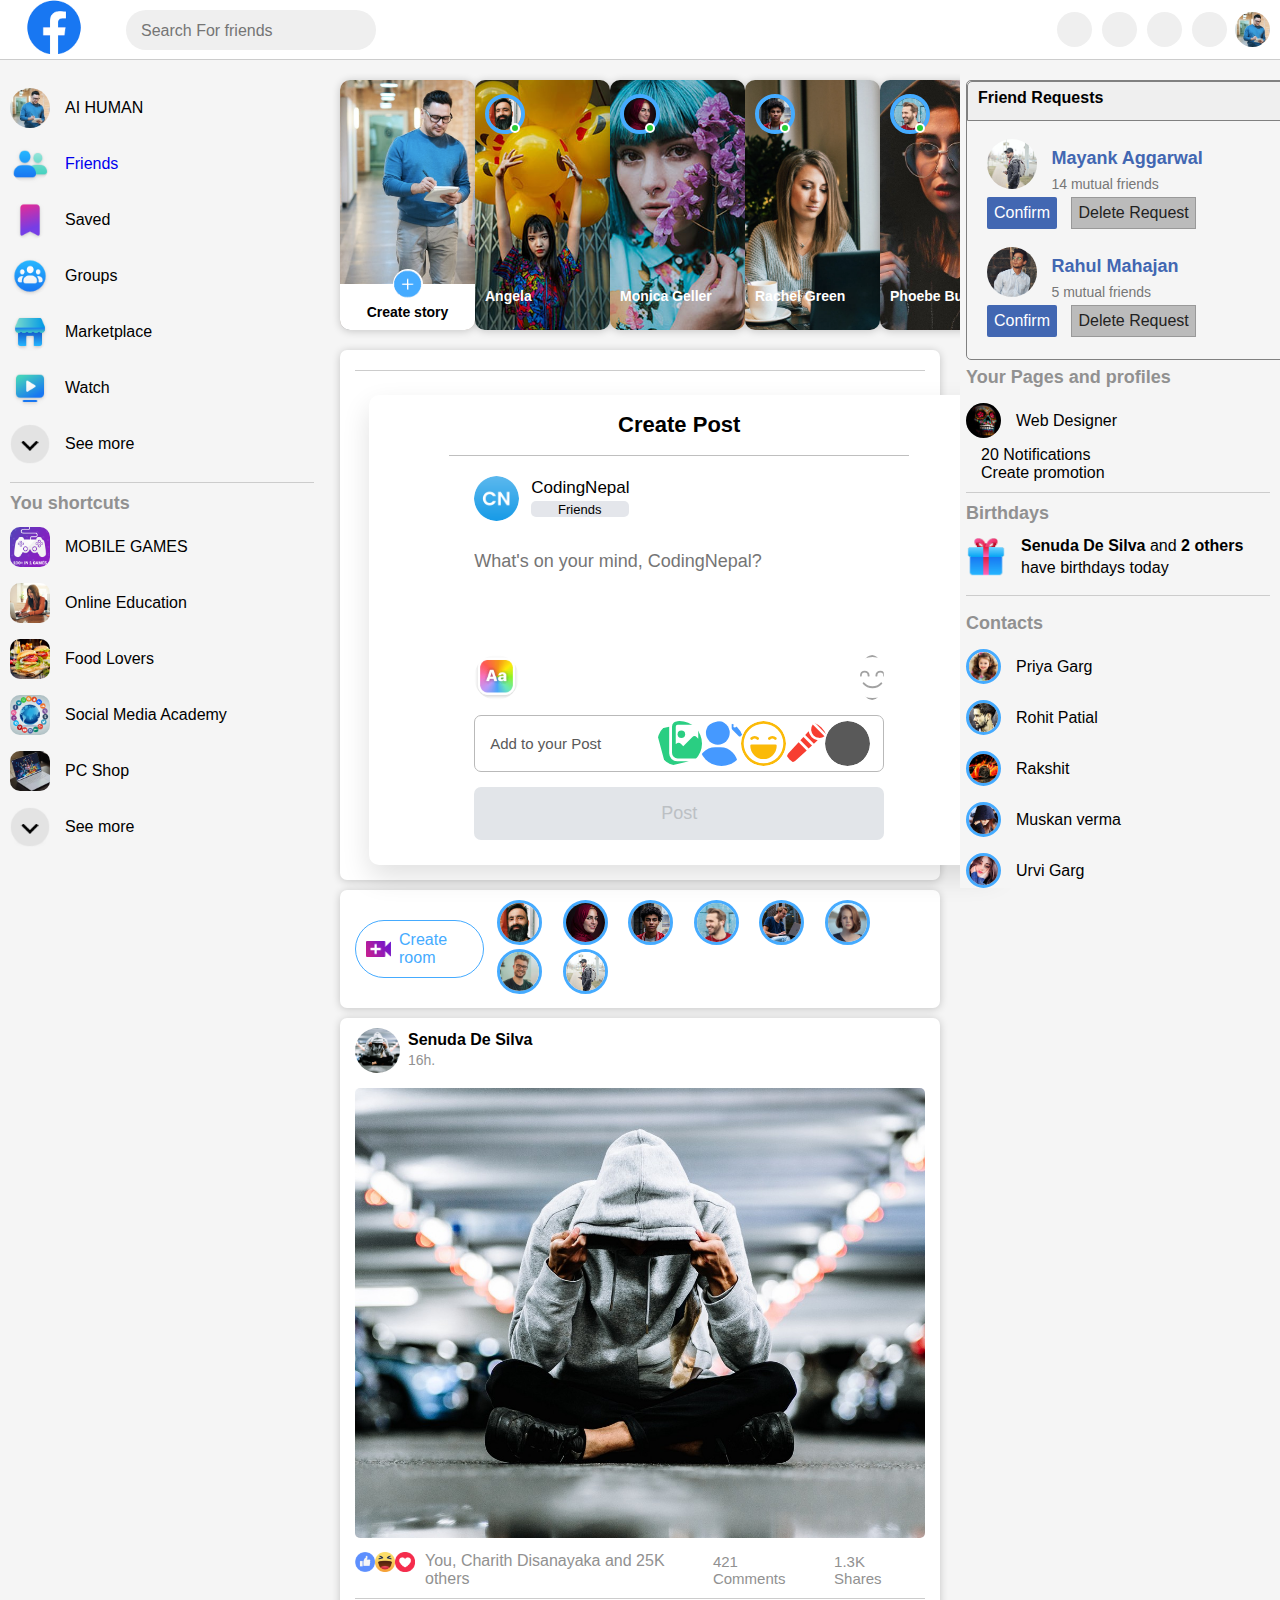
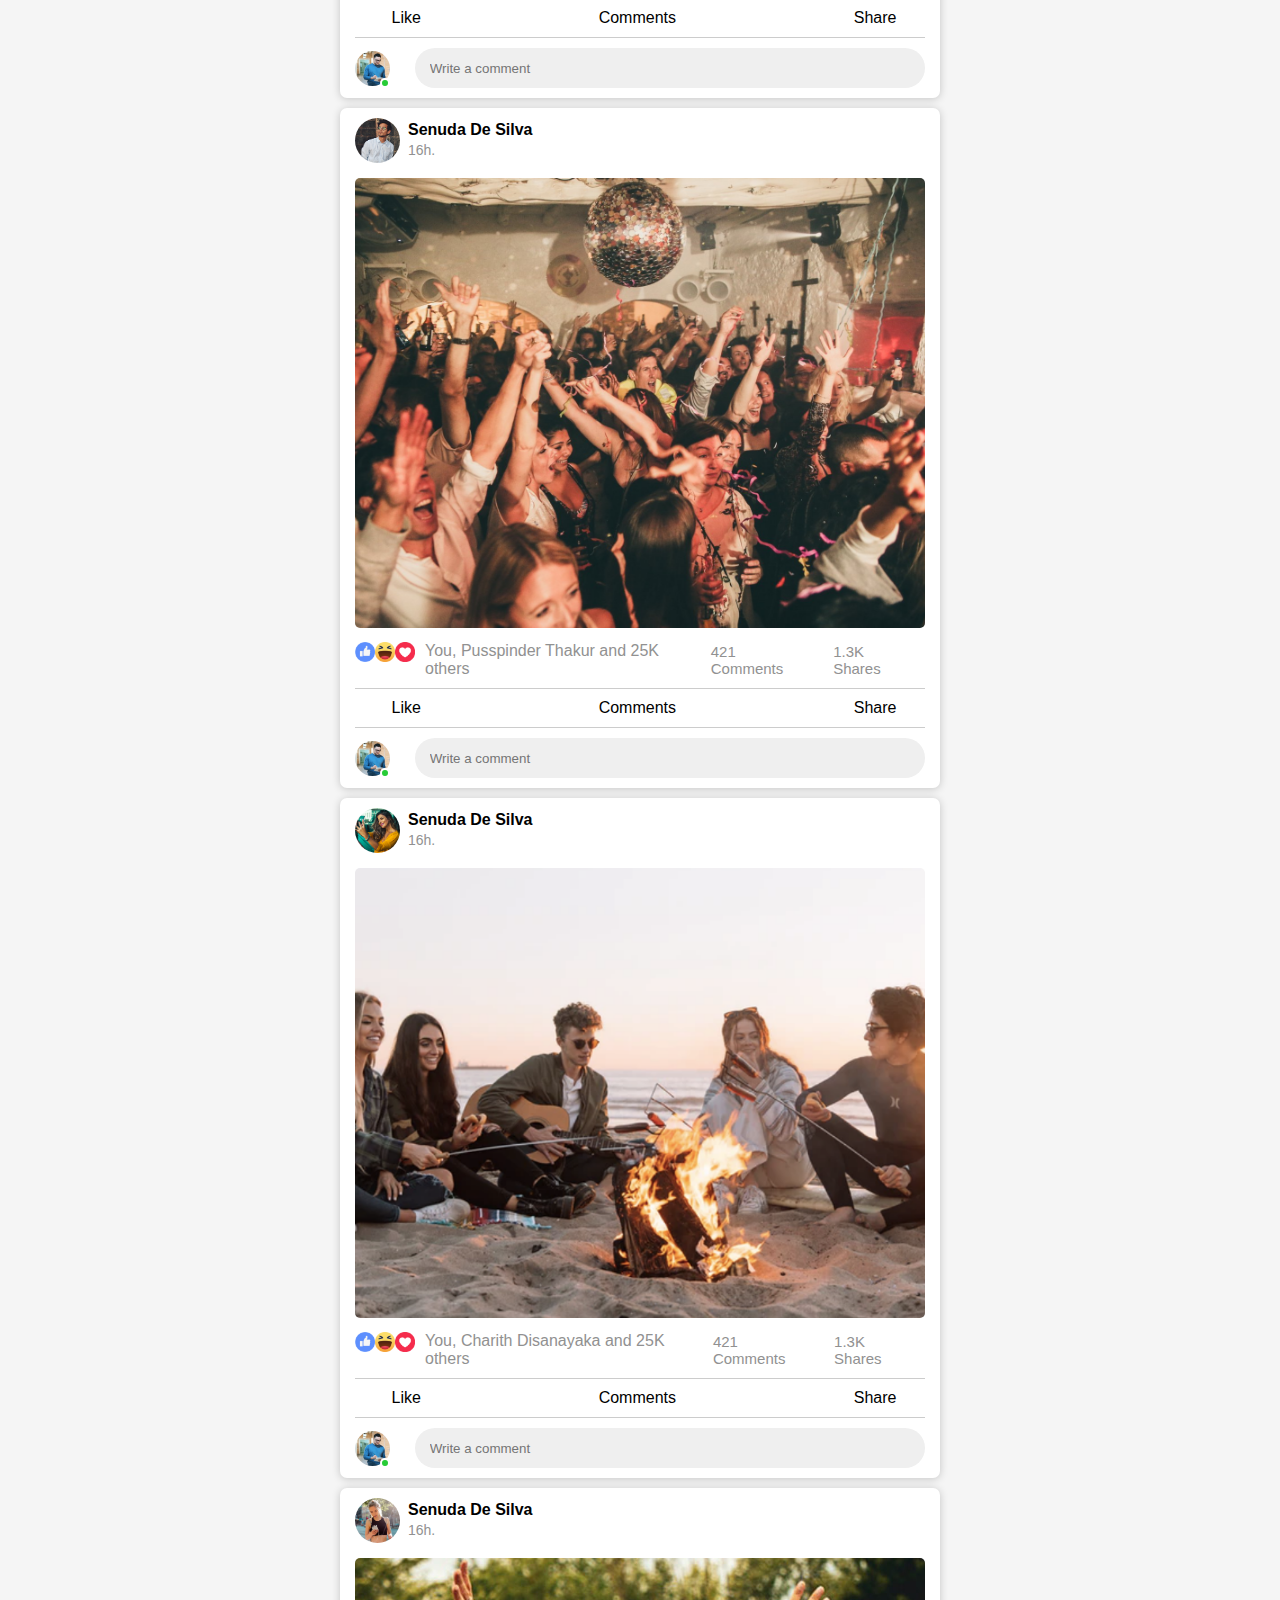
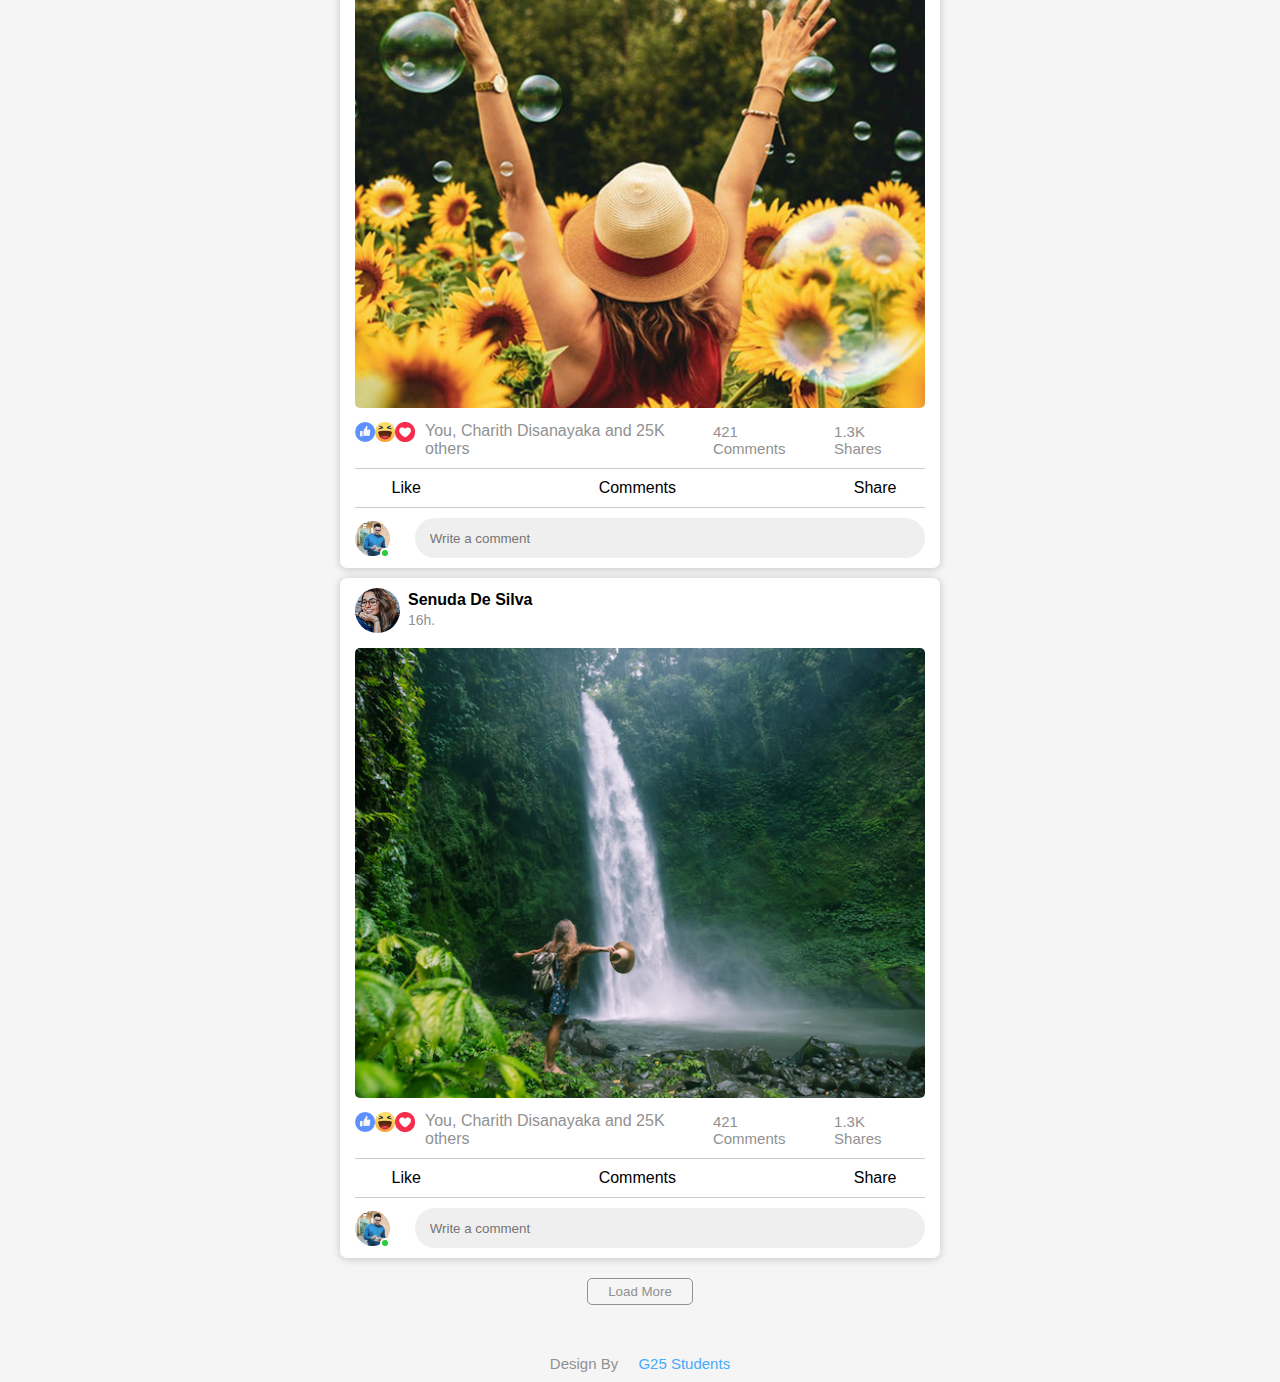
<file: index.html>
<!DOCTYPE html>
<html lang="en">
<head>
    <meta charset="UTF-8">
    <meta http-equiv="X-UA-Compatible" content="IE=edge">
    <meta name="viewport" content="width=device-width, initial-scale=1.0">
    <title>Facebook</title>
    <!-- <link rel="stylesheet" href="postcss.css"> -->
    <link rel="stylesheet" href="style.css">
    <link rel="icon" type="image/x-icon" href="./fb-icons/favi.png">
    
    <link rel="stylesheet" href="https://cdnjs.cloudflare.com/ajax/libs/font-awesome/6.1.2/css/all.min.css" integrity="sha512-1sCRPdkRXhBV2PBLUdRb4tMg1w2YPf37qatUFeS7zlBy7jJI8Lf4VHwWfZZfpXtYSLy85pkm9GaYVYMfw5BC1A==" crossorigin="anonymous" referrerpolicy="no-referrer" />
    <script src="script.js" defer></script>
    
</head>
<body>

    <nav>

        <div class="left">

            <div class="logo">
                <img src="image/f.png">
            </div>

            <div class="search_bar">

                <i class="fa-solid fa-magnifying-glass"></i>
                <input type="text" placeholder="Search For friends">

            </div>

        </div>

        <div class="center">

            <i class="fa-solid fa-house"></i>
            <i class="fa-solid fa-tv"></i>
            <i class="fa-solid fa-store"></i>
            <i class="fa-solid fa-users"></i>

        </div>

        <div class="right">

            <i class="fa-solid fa-list-ul"></i>
            <i class="fa-brands fa-facebook-messenger"></i>
            <i class="fa-solid fa-bell"></i>
            <i class="fa-solid fa-moon"></i>
            <img onclick="logout()" src="image/profile.png">

        </div>

    </nav>




    <!------------main--------------->

    <div class="main">

        <!------------------left------------------->

        <div class="left">

            <div class="img">
                <img src="image/profile.png">
                <p>AI HUMAN</p>
            </div>

            <div class="img">
                <img src="image/friend.png">
                <!-- <p>Friends</p> -->
                <a href="friends.html" 
               target="_blank" class="page">Friends</a>
            </div>

            <div class="img">
                <img src="image/saved.png">
                <p>Saved</p>
            </div>

            <div class="img">
                <img src="image/group.png">
                <p>Groups</p>
            </div>

            <div class="img">
                <img src="image/marketplace.png">
                <p>Marketplace</p>
            </div>

            <div class="img">
                <img src="image/watch.png">
                <p>Watch</p>
            </div>

            <div class="img">
                <img src="image/down_arrow.png">
                <p>See more</p>
            </div>

            <hr>

            <h2>You shortcuts</h2>
            <p class="edit">Edit</p>

            <div class="shortcuts">
                <img src="image/shortcuts_1.png">
                <!-- <p></p> -->
                <p>MOBILE GAMES</a>
            </div>

            <div class="shortcuts">
                <img src="image/shortcuts_2.jpeg">
                <p>Online Education</p>
            </div>

            <div class="shortcuts">
                <img src="image/shortcuts_3.webp">
                <p>Food Lovers</p>
            </div>

            <div class="shortcuts">
                <img src="image/shortcuts_4.png">
                <p>Social Media Academy</p>
            </div>

            <div class="shortcuts">
                <img src="image/shortcuts_5.webp">
                <p>PC Shop</p>
            </div>

            <div class="shortcuts">
                <img src="image/down_arrow.png">
                <p>See more</p>
            </div>

        </div>

        <!------------center---------------------->

        <div class="center">

            <div class="top_box">

                <div class="my_story_card">

                    <img src="image/story_1.png">

                    <div class="story_upload">
                        <img src="image/upload.png">
                        <p class="story_tag">Create story</p>
                    </div>

                </div>

                <div class="story_card">

                    <img src="image/story_2.jpg">

                    <div class="story_profile">

                        <img src="image/profile_1.jpg">
                        <div class="cricle"></div>
                        
                    </div>

                    <div class="story_name">
                        <p class="name">Angela</p>
                    </div>

                </div>

                <div class="story_card">

                    <img src="image/story_3.jpg">

                    <div class="story_profile">

                        <img src="image/profile_2.jpg">
                        <div class="cricle"></div>
                        
                    </div>

                    <div class="story_name">
                        <p class="name">Monica Geller</p>
                    </div>

                </div>

                <div class="story_card">

                    <img src="image/story_4.png">

                    <div class="story_profile">

                        <img src="image/profile_3.jpg">
                        <div class="cricle"></div>
                        
                    </div>

                    <div class="story_name">
                        <p class="name">Rachel Green</p>
                    </div>

                </div>

                <div class="story_card">

                    <img src="image/story_5.jpg">

                    <div class="story_profile">

                        <img src="image/profile_4.png">
                        <div class="cricle"></div>
                        
                    </div>

                    <div class="story_name">
                        <p class="name">Phoebe Buffay</p>
                    </div>

                </div>

                

            </div>


            <div class="my_post">

                <div class="post_top">

                    <!-- <img src="image/profile.png">
                    <input type="text" placeholder="What's on you mind, John?"> -->

                </div>

                <hr>

                <div class="post_bottom">

                    <div class="post_icon">
                        <!-- <i class="fa-solid fa-video red"></i>
                        <p>Live video</p> -->
                    </div>

                    <div class="post_icon">
                        <!-- <i class="fa-solid fa-images green"></i>
                        <p>Photo/video</p> -->
                    </div>

                    <div class="post_icon">
                        <!-- <i class="fa-regular fa-face-grin yellow"></i>
                        <p>Feeling/activity</p> -->
                    </div>
                     
                    <div class="container">
                        <div class="wrapper">
                            <section class="post">
                                <header>
                                    Create Post
                                </header>
                                <form action="#">
                                    <div class="content">
                                        <img src="fb-icons/logo.png" alt="">
                                        <div class="details">
                                            <p>CodingNepal</p>
                                            <div class="privacy">
                                                  <i class="fas fa-user-friends"></i>
                                                  <span>Friends</span>
                                                  <i class="fas fa=-caret-down"></i>
                                            </div>
                                        </div>
                                    </div>
                                    <textarea placeholder="What's on your mind, CodingNepal?" required></textarea>
                                    <div class="theme-emoji">
                                        <img src="fb-icons/theme.svg" alt="">
                                        <img src="fb-icons/smile.svg" alt="">
            
                                    </div>
                                     
                                    <div class="options">
                                        <p>Add to your Post</p>
                                        <ul class="list">
                                            <li><img src="fb-icons/gallery.svg" alt=""></li>
                                            <li><img src="fb-icons/tag.svg" alt=""></li>
                                            <li><img src="fb-icons/emoji.svg" alt=""></li>
                                            <li><img src="fb-icons/mic.svg" alt=""></img></li>
                                            <li><img src="fb-icons/more.svg" alt=""></li>
                                          </ul>  
                                            
            
                                        
                                    </div>
                                    <button>Post</button>
            
                                </form>
                            </section>
            
            
                            
            
            
            
                            <section class="audience">
                                <header>
                                    <div class="arrow-back">
                                        <i< class="fas fa-arrow-left"></i>
                                    </div>
                                 <p>Select Audience</p>
            
                                </header>
                             <div class="content">
                                <p>Who can see your post?</p>
                                <span>Your post will show up in News Feed,on your profile and in search results.</span>
            
                             </div>
                             <ul class="list">
                                <li>
                                    <div class="column">
                                        <div class="icon">
                                            <i class="fas fa-globe-asia"></i>  </div>
                                            <div class="details">
                                                <p>Public</p>
                                                <span>Anyone on or off Facebook</span>
            
                                            </div>
                                        </div>
            
                                    <div class="radio">
                                            
                                        
                                    </div>
                                </li>
                                <li class="active">
                                    <div class="column">
                                        <div class="icon">
                                            <i class="fas fa-user-friends"></i>  </div>
                                            <div class="details">
                                                <p>Friends</p>
                                                <span>Your friends on Facebook</span>
            
                                            </div>
                                        </div>
            
                                    <div class="radio">
                                            
                                        
                                    </div>
                                </li>
            
            
                                <li>
                                    <div class="column">
                                        <div class="icon">
                                            <i class="fas fa-user"></i>  </div>
                                            <div class="details">
                                                <p>Specific</p>
                                                <span>Only show to some friends</span>
            
                                            </div>
                                        </div>
            
                                    <div class="radio">
                                            
                                        
                                    </div>
                                </li>
            
            
                                <li>
                                    <div class="column">
                                        <div class="icon">
                                            <i class="fas fa-globe-asia"></i>  </div>
                                            <div class="details">
                                                <p>Only me</p>
                                                <span>Only you can see your post</span>
            
                                            </div>
                                        </div>
            
                                    <div class="radio">
                                            
                                        
                                    </div>
                                </li>
            
                                <li>
                                    <div class="column">
                                        <div class="icon">
                                            <i class="fas fa-cog"></i>  </div>
                                            <div class="details">
                                                <p>Custom</p>
                                                <span>Include and exclude friends</span>
            
                                            </div>
                                        </div>
            
                                    <div class="radio">
                                            
                                        
                                    </div>
                                </li>
            
                             </ul>
            
                            </section>   
            
            
            
            
            
            
            
            
            
                        </div>
                    </div>
                    
            
            
                </div>

            </div>


            <div class="room">
                
                <div class="room_image">

                    <img src="image/live_video.png">
                    <p class="room_tag">Create room</p>

                </div>

                <div class="room_profile">

                    <img src="image/profile_1.jpg">
                    <img src="image/profile_2.jpg">
                    <img src="image/profile_3.jpg">
                    <img src="image/profile_4.png">
                    <img src="image/profile_5.png">
                    <img src="image/profile_6.png">
                    <img src="image/profile_7.png">
                    <img src="image/profile_8.png">

                </div>

            </div>


            <div class="friends_post">

                <div class="friend_post_top">

                    <div class="img_and_name">

                        <img src="image/post_1.jpg">

                        <div class="friends_name">
                            <p class="friends_name">
                                Senuda De Silva
                            </p>
                            <p class="time">16h.<i class="fa-solid fa-user-group"></i></p>
                        </div>
                        

                    </div>

                    <div class="menu">

                        <i class="fa-solid fa-ellipsis"></i>

                    </div>

                </div>

                <img src="image/post_1.jpg">

                <div class="info">

                    <div class="emoji_img">
                        <img src="image/like.png">
                        <img src="image/haha.png">
                        <img src="image/heart.png">
                        <p>You, Charith Disanayaka and 25K others</p>
                    </div>

                    <div class="comment">
                        <p>421 Comments</p>
                        <p>1.3K Shares</p>
                    </div>

                </div>

                <hr>

                <div class="like">

                    <div class="like_icon">
                        <i class="fa-solid fa-thumbs-up like1" ></i>
                        <p>Like</p>
                    </div>

                    <div class="like_icon">
                        <i class="fa-solid fa-message"></i>
                        <p>Comments</p>
                    </div>

                    <div class="like_icon">
                        <i class="fa-solid fa-share"></i>
                        <p>Share</p>
                    </div>

                </div>

                <hr>

                <div class="comment_warpper">

                    <img src="image/profile.png">
                    <div class="circle"></div>

                    <div class="comment_search">

                        <input type="text" placeholder="Write a comment">
                        <i class="fa-regular fa-face-smile"></i>
                        <i class="fa-solid fa-camera"></i>
                        <i class="fa-regular fa-note-sticky"></i>

                    </div>

                </div>

            </div>

            <div class="friends_post">

                <div class="friend_post_top">

                    <div class="img_and_name">

                        <img src="image/profile_9.png">

                        <div class="friends_name">
                            <p class="friends_name">
                                Senuda De Silva
                            </p>
                            <p class="time">16h.<i class="fa-solid fa-user-group"></i></p>
                        </div>
                        

                    </div>

                    <div class="menu">

                        <i class="fa-solid fa-ellipsis"></i>

                    </div>

                </div>

                <img src="image/post_2.jpg">

                <div class="info">

                    <div class="emoji_img">
                        <img src="image/like.png">
                        <img src="image/haha.png">
                        <img src="image/heart.png">
                        <p>You, Pusspinder Thakur and 25K others</p>
                    </div>

                    <div class="comment">
                        <p>421 Comments</p>
                        <p>1.3K Shares</p>
                    </div>

                </div>

                <hr>

                <div class="like">

                    <div class="like_icon">
                        <i class="fa-solid fa-thumbs-up like1"></i>
                        <p>Like</p>
                    </div>

                    <div class="like_icon">
                        <i class="fa-solid fa-message"></i>
                        <p>Comments</p>
                    </div>

                    <div class="like_icon">
                        <i class="fa-solid fa-share"></i>
                        <p>Share</p>
                    </div>

                </div>

                <hr>

                <div class="comment_warpper">

                    <img src="image/profile.png">
                    <div class="circle"></div>

                    <div class="comment_search">

                        <input type="text" placeholder="Write a comment">
                        <i class="fa-regular fa-face-smile"></i>
                        <i class="fa-solid fa-camera"></i>
                        <i class="fa-regular fa-note-sticky"></i>

                    </div>

                </div>

            </div>

            <div class="friends_post">

                <div class="friend_post_top">

                    <div class="img_and_name">

                        <img src="image/profile_10.png">

                        <div class="friends_name">
                            <p class="friends_name">
                                Senuda De Silva
                            </p>
                            <p class="time">16h.<i class="fa-solid fa-user-group"></i></p>
                        </div>
                        

                    </div>

                    <div class="menu">

                        <i class="fa-solid fa-ellipsis"></i>

                    </div>

                </div>

                <img src="image/post_3.png">

                <div class="info">

                    <div class="emoji_img">
                        <img src="image/like.png">
                        <img src="image/haha.png">
                        <img src="image/heart.png">
                        <p>You, Charith Disanayaka and 25K others</p>
                    </div>

                    <div class="comment">
                        <p>421 Comments</p>
                        <p>1.3K Shares</p>
                    </div>

                </div>

                <hr>

                <div class="like">

                    <div class="like_icon">
                        <i class="fa-solid fa-thumbs-up like1 "></i>
                        <p>Like</p>
                    </div>

                    <div class="like_icon">
                        <i class="fa-solid fa-message"></i>
                        <p>Comments</p>
                    </div>

                    <div class="like_icon">
                        <i class="fa-solid fa-share"></i>
                        <p>Share</p>
                    </div>

                </div>

                <hr>

                <div class="comment_warpper">

                    <img src="image/profile.png">
                    <div class="circle"></div>

                    <div class="comment_search">

                        <input type="text" placeholder="Write a comment">
                        <i class="fa-regular fa-face-smile"></i>
                        <i class="fa-solid fa-camera"></i>
                        <i class="fa-regular fa-note-sticky"></i>

                    </div>

                </div>

            </div>

            <div class="friends_post">

                <div class="friend_post_top">

                    <div class="img_and_name">

                        <img src="image/profile_11.png">

                        <div class="friends_name">
                            <p class="friends_name">
                                Senuda De Silva
                            </p>
                            <p class="time">16h.<i class="fa-solid fa-user-group"></i></p>
                        </div>
                        

                    </div>

                    <div class="menu">

                        <i class="fa-solid fa-ellipsis"></i>

                    </div>

                </div>

                <img src="image/post_4.jpg">

                <div class="info">

                    <div class="emoji_img">
                        <img src="image/like.png">
                        <img src="image/haha.png">
                        <img src="image/heart.png">
                        <p>You, Charith Disanayaka and 25K others</p>
                    </div>

                    <div class="comment">
                        <p>421 Comments</p>
                        <p>1.3K Shares</p>
                    </div>

                </div>

                <hr>

                <div class="like">

                    <div class="like_icon">
                        
                        <i class="fa-solid fa-thumbs-up like1"></i>
                        <p>Like</p>
                    </div>

                    <div class="like_icon">
                        <i class="fa-solid fa-message"></i>
                        <p>Comments</p>
                    </div>

                    <div class="like_icon">
                        <i class="fa-solid fa-share"></i>
                        <p>Share</p>
                    </div>

                </div>

                <hr>

                <div class="comment_warpper">

                    <img src="image/profile.png">
                    <div class="circle"></div>

                    <div class="comment_search">

                        <input type="text" placeholder="Write a comment">
                        <i class="fa-regular fa-face-smile"></i>
                        <i class="fa-solid fa-camera"></i>
                        <i class="fa-regular fa-note-sticky"></i>

                    </div>

                </div>

            </div>

            <div class="friends_post">

                <div class="friend_post_top">

                    <div class="img_and_name">

                        <img src="image/profile_12.jpg">

                        <div class="friends_name">
                            <p class="friends_name">
                                Senuda De Silva
                            </p>
                            <p class="time">16h.<i class="fa-solid fa-user-group"></i></p>
                        </div>
                        

                    </div>

                    <div class="menu">

                        <i class="fa-solid fa-ellipsis"></i>

                    </div>

                </div>

                <img src="image/post_5.jpg">

                <div class="info">

                    <div class="emoji_img">
                        <img src="image/like.png">
                        <img src="image/haha.png">
                        <img src="image/heart.png">
                        <p>You, Charith Disanayaka and 25K others</p>
                    </div>

                    <div class="comment">
                        <p>421 Comments</p>
                        <p>1.3K Shares</p>
                    </div>

                </div>

                <hr>

                <div class="like">

                    <div class="like_icon">
                        
                        <i class="fa-solid fa-thumbs-up like1" ></i>
                        <p>Like</p>
                    </div>

                    <div class="like_icon">
                        <i class="fa-solid fa-message"></i>
                        <p>Comments</p>
                    </div>

                    <div class="like_icon">
                        <i class="fa-solid fa-share"></i>
                        <p>Share</p>
                    </div>

                </div>

                <hr>

                <div class="comment_warpper">

                    <img src="image/profile.png">
                    <div class="circle"></div>

                    <div class="comment_search">

                        <input type="text" placeholder="Write a comment">
                        <i class="fa-regular fa-face-smile"></i>
                        <i class="fa-solid fa-camera"></i>
                        <i class="fa-regular fa-note-sticky"></i>

                    </div>

                </div>

            </div>

            <div class="loard">
                <button>Load More</button>
            </div>

            <p class="end">Design By<span><i class="fa-regular fa-face-grin"></i>
            G25 Students</span></p>


        </div>

        <!------------------right------------------>
       
<!-- friend request upar -->
        <div class="right">
            <div id="fb">
                <div id="fb-top">
                    
                  <p><b>Friend Requests</b></p><br>
                </div>
                <br>
                <div class="all-requests">
                <img src="image\profile_8.png" alt="Image of woman">
                <p id="info"><b>Mayank Aggarwal</b> <br> <span>14 mutual friends</p>
                <div id="button-block">
                    <div id="confirm">Confirm</div>
                    <div id="delete">Delete Request</div>
                </div>  
                </div>
                <br>
                <div class="all-requests1">
                    <img src="image\profile_9.png" alt="Image of woman">
                    <p id="info"><b>Rahul Mahajan</b> <br> <span>5 mutual friends</p>
                    <div id="button-block">
                        <div id="confirm">Confirm</div>
                        <div id="delete">Delete Request</div>
                    </div>  
                    </div>
              </div>
            <div class="first_warpper">

                <div class="page">

                    <h2>Your Pages and profiles</h2>
                    <div class="menu">
                        <i class="fa-solid fa-ellipsis"></i>
                    </div>

                </div>

                <div class="page_img">
                    <img src="image/page.jpg">
                    <p>Web Designer</p>
                </div>

                <div class="page_icon">
                    <i class="fa-regular fa-bell"></i>
                    <p>20 Notifications</p>
                </div>

                <div class="page_icon">
                    <i class="fa-solid fa-bullhorn"></i>
                    <p>Create promotion</p>
                </div>

            </div>

            <hr>

            <div class="second_warpper">

                <h2>Birthdays</h2>

                <div class="img_and_tag">

                    <img src="image/gift.png">
                    <p><span>Senuda De Silva </span>and<span> 2 others </span>have birthdays today</p>

                </div>

            </div>

            <hr>


            <div class="third_warpper">

                <div class="contact_tag">

                    <h2>Contacts</h2>

                    <div class="contact_icon">

                        <i class="fa-solid fa-video"></i>
                        <i class="fa-solid fa-magnifying-glass"></i>
                        <i class="fa-solid fa-ellipsis"></i>

                    </div>

                </div>

                <div class="contact">

                    <img src="image/contact_1.jpg">
                    <p>Priya Garg</p>

                </div>

                <div class="contact">

                    <img src="image/contact_2.jpg">
                    <p>Rohit Patial</p>

                </div>

                <div class="contact">

                    <img src="image/contact_3.jpg">
                    <p>Rakshit</p>

                </div>

                <div class="contact">

                    <img src="image/contact_4.jpg">
                    <p>Muskan verma</p>

                </div>

                <div class="contact">

                    <img src="image/contact_5.jpg">
                    <p>Urvi Garg</p>

                </div>

                <div class="contact">

                    <img src="image/profile_1.jpg">
                    <p>Rohan kamboj</p>

                </div>

                <div class="contact">

                    <img src="image/profile_2.jpg">
                    <p>Kashu</p>

                </div>

                <div class="contact">

                    <img src="image/profile_3.jpg">
                    <p>Rohit Mittal</p>

                </div>

                <div class="contact">

                    <img src="image/profile_4.png">
                    <p>Pracheta Verma</p>

                </div>

                <div class="contact">

                    <img src="image/profile_5.png">
                    <p>Nitesh Gupta</p>

                </div>

                <div class="contact">

                    <img src="image/profile_6.png">
                    <p>Parnika Jindal</p>

                </div>

                <div class="contact">

                    <img src="image/profile_7.png">
                    <p>Paras Walia</p>

                </div>

            </div>

        </div>

    </div>

    
</body>
</html>
</file>
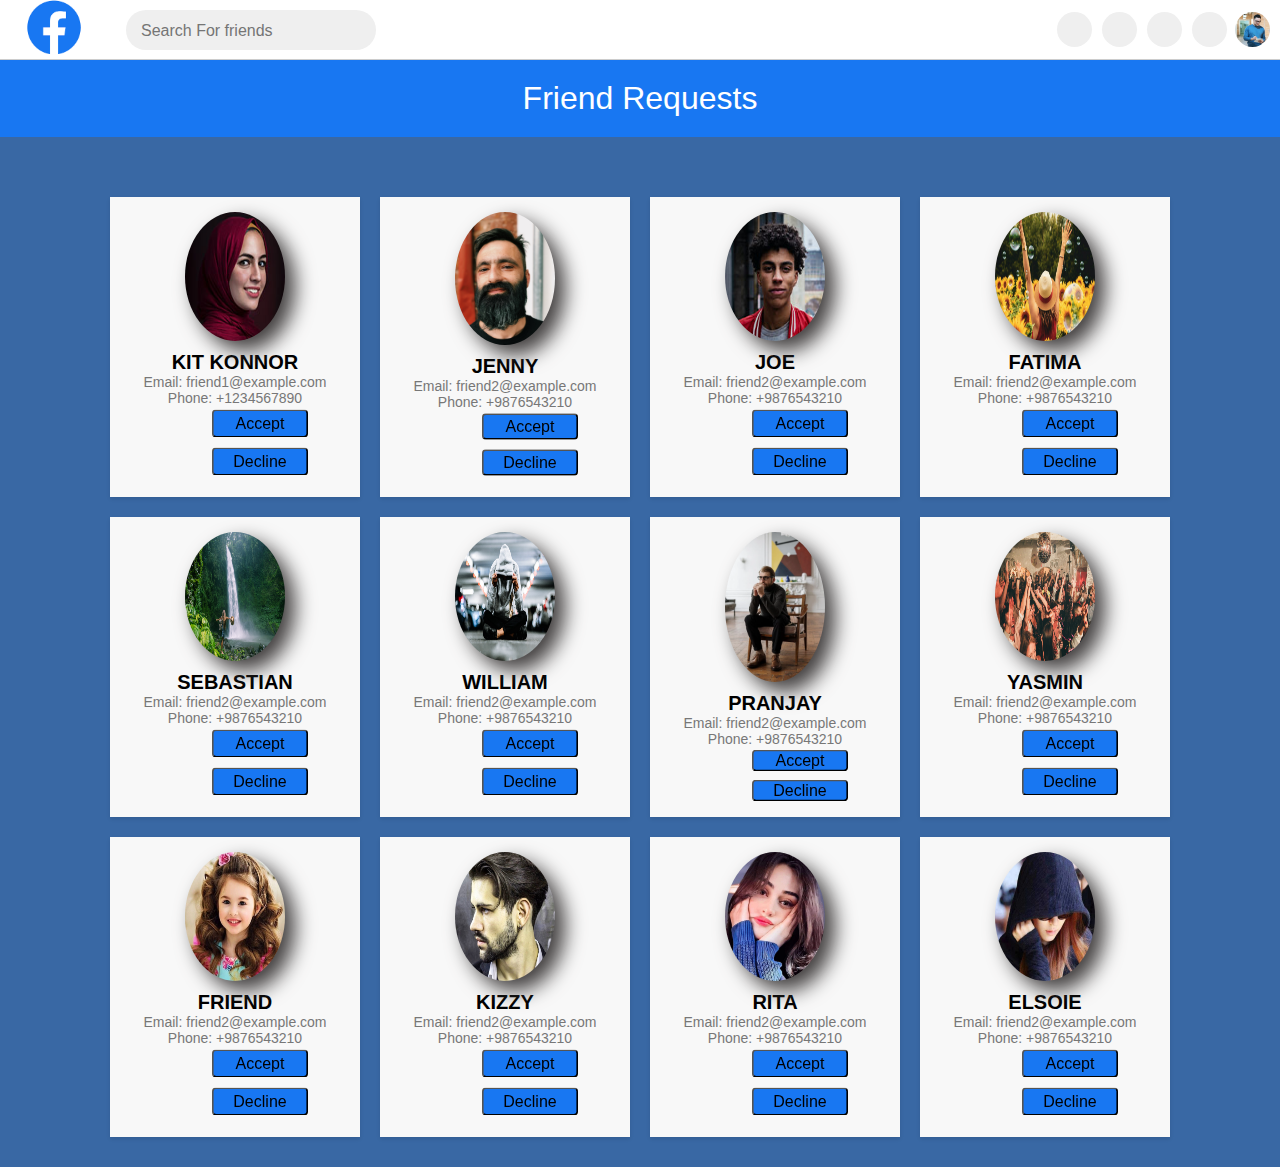
<file: friends.html>
<!DOCTYPE html>
<html lang="en">

<head>
    <meta charset="UTF-8" />
    <meta name="viewport" content="width=device-width, initial-scale=1.0" />
    <title>My Friends</title>
    <link rel="stylesheet" href="friends.css">

    <link rel="stylesheet" href="https://cdnjs.cloudflare.com/ajax/libs/font-awesome/6.1.2/css/all.min.css" integrity="sha512-1sCRPdkRXhBV2PBLUdRb4tMg1w2YPf37qatUFeS7zlBy7jJI8Lf4VHwWfZZfpXtYSLy85pkm9GaYVYMfw5BC1A==" crossorigin="anonymous" referrerpolicy="no-referrer" />
    <!-- <script src="script.js" defer></script> -->
</head>

<body>


    <nav>

        <div class="left">

            <div class="logo">
                <img src="image/f.png">
            </div>

            <div class="search_bar">

                <i class="fa-solid fa-magnifying-glass"></i>
                <input type="text" placeholder="Search For friends">

            </div>

        </div>

        <div class="center">

            <a href="index.html"><i class="fa-solid fa-house"></i></a>
            <i class="fa-solid fa-tv"></i>
            <i class="fa-solid fa-store"></i>
            <i class="fa-solid fa-users"></i>

        </div>

        <div class="right">

            <i class="fa-solid fa-list-ul"></i>
            <i class="fa-brands fa-facebook-messenger"></i>
            <i class="fa-solid fa-bell"></i>
            <i class="fa-solid fa-moon"></i>
            <img src="image/profile.png">

        </div>

    </nav>
    <header>Friend Requests</header>
    <div class="container">
        <div class="friend-card">
            <img src="image\profile_2.jpg" alt="Friend 1" class="friend-avatar" />
            <h2 class="friend-name">KIT KONNOR</h2>
            <p class="friend-contact">Email: friend1@example.com</p>
            <p class="friend-contact">Phone: +1234567890</p>
            <button id="confirm" class="accept-btn"  >Accept</button>
            <button class="decline-btn delete">Decline</button>
        </div>
        
        <div class="friend-card">
            <img src="image\profile_1.jpg" alt="Friend 2" class="friend-avatar" />
            <h2 class="friend-name">JENNY</h2>
            <p class="friend-contact">Email: friend2@example.com</p>
            <p class="friend-contact">Phone: +9876543210</p>
            <button id="confirm" class="accept-btn" >Accept</button>
            <button  class="decline-btn delete">Decline</button>
        </div>
        <div class="friend-card">
            <img src="image\profile_3.jpg" alt="Friend 2" class="friend-avatar" />
            <h2 class="friend-name">JOE</h2>
            <p class="friend-contact">Email: friend2@example.com</p>
            <p class="friend-contact">Phone: +9876543210</p>
            <button id="confirm" class="accept-btn" >Accept</button>
            <button  class="decline-btn delete">Decline</button>
        </div>
        <div class="friend-card">
            <img src="image\post_4.jpg" alt="Friend 2" class="friend-avatar" />
            <h2 class="friend-name">FATIMA</h2>
            <p class="friend-contact">Email: friend2@example.com</p>
            <p class="friend-contact">Phone: +9876543210</p>
            <button id="confirm" class="accept-btn" >Accept</button>
            <button  class="decline-btn delete">Decline</button>
        </div>
        <div class="friend-card">
            <img src="image\post_5.jpg" alt="Friend 2" class="friend-avatar" />
            <h2 class="friend-name">SEBASTIAN</h2>
            <p class="friend-contact">Email: friend2@example.com</p>
            <p class="friend-contact">Phone: +9876543210</p>
            <button id="confirm" class="accept-btn" >Accept</button>
            <button  class="decline-btn delete">Decline</button>
        </div>
        <div class="friend-card">
            <img src="image\post_1.jpg" alt="Friend 2" class="friend-avatar" />
            <h2 class="friend-name">WILLIAM</h2>
            <p class="friend-contact">Email: friend2@example.com</p>
            <p class="friend-contact">Phone: +9876543210</p>
            <button id="confirm" class="accept-btn" >Accept</button>
            <button  class="decline-btn delete">Decline</button>
        </div>
        <div class="friend-card">
            <img src="image\pp.webp" alt="Friend 2" class="friend-avatar" />
            <h2 class="friend-name">PRANJAY</h2>
            <p class="friend-contact">Email: friend2@example.com</p>
            <p class="friend-contact">Phone: +9876543210</p>
            <button id="confirm" class="accept-btn" >Accept</button>
            <button  class="decline-btn delete">Decline</button>
        </div>
        <div class="friend-card">
            <img src="image\post_2.jpg" alt="Friend 2" class="friend-avatar" />
            <h2 class="friend-name">YASMIN</h2>
            <p class="friend-contact">Email: friend2@example.com</p>
            <p class="friend-contact">Phone: +9876543210</p>
            <button id="confirm" class="accept-btn" >Accept</button>
            <button class="decline-btn delete">Decline</button>
        </div>
        <div class="friend-card">
            <img src="image\contact_1.jpg" alt="Friend 2" class="friend-avatar" />
            <h2 class="friend-name">FRIEND</h2>
            <p class="friend-contact">Email: friend2@example.com</p>
            <p class="friend-contact">Phone: +9876543210</p>
            <button id="confirm" class="accept-btn" >Accept</button>
            <button  class="decline-btn delete">Decline</button>
        </div>
        <div class="friend-card">
            <img src="image\contact_2.jpg" alt="Friend 2" class="friend-avatar" />
            <h2 class="friend-name">KIZZY</h2>
            <p class="friend-contact">Email: friend2@example.com</p>
            <p class="friend-contact">Phone: +9876543210</p>
            <button id="confirm" class="accept-btn" >Accept</button>
            <button  class="decline-btn delete">Decline</button>
        </div>
        <div class="friend-card">
            <img src="image\contact_5.jpg" alt="Friend 2" class="friend-avatar" />
            <h2 class="friend-name">RITA</h2>
            <p class="friend-contact">Email: friend2@example.com</p>
            <p class="friend-contact">Phone: +9876543210</p>
            <button id="confirm" class="accept-btn" >Accept</button>
            <button  class="decline-btn delete">Decline</button>
        </div>
        <div class="friend-card">
            <img src="image\contact_4.jpg" alt="Friend 2" class="friend-avatar" />
            <h2 class="friend-name">ELSOIE</h2>
            <p class="friend-contact">Email: friend2@example.com</p>
            <p class="friend-contact">Phone: +9876543210</p>

            <button class="accept-btn" >Accept</button>
            <button class="decline-btn delete">Decline</button>

        </div>
    </div>
    <script>

        let container = document.querySelector(".container") ;


        function removeTodo(event){
            const clicked = event.target ;


            if(clicked.matches(".delete") == true){
                const parent = clicked.parentElement ;
                parent.remove() ;
            }
        }

        function addTodo(event){
            
            const clicki=event.target;

            if(clicki.matches(".accept-btn")==true){
                const par = clicki.parentElement ;
                // alert("Happy");
                const username=par.children[1].textContent;
                alert(username+" accepted");
                clicki.textContent = "Confirmed" ;
                const ele = par.children[5] ;
                ele.style.display = "none" ;
            }
        }


        container.addEventListener("click" , removeTodo) ;
        container.addEventListener("click", addTodo);
    </script>
</body>

</html>
</file>
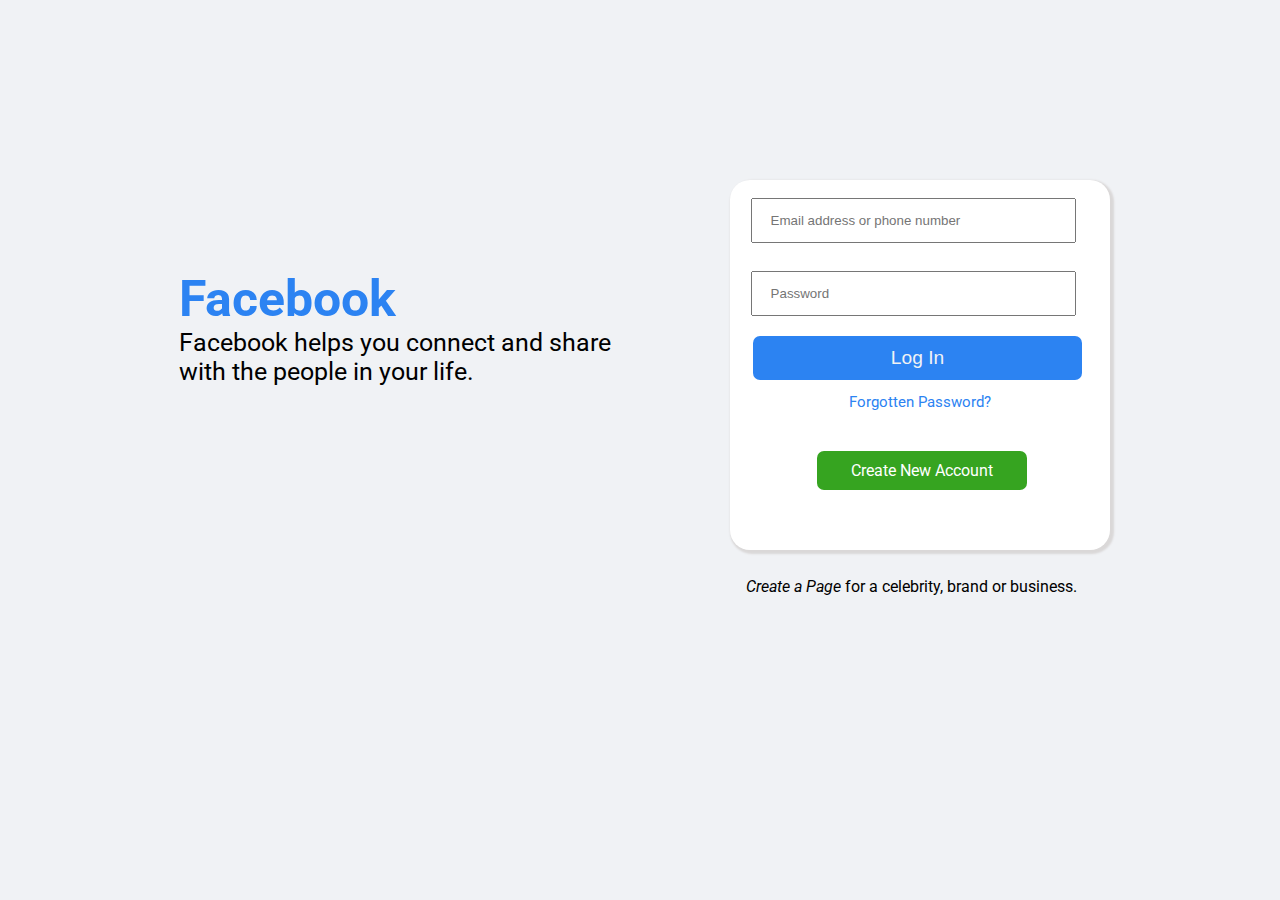
<file: login.html>
<!DOCTYPE html>
<html lang="en">
<head>
    <meta charset="UTF-8">
    <meta http-equiv="X-UA-Compatible" content="IE=edge">
    <meta name="viewport" content="width=device-width, initial-scale=1.0">
    <title>Facebook Login Form</title>
    <link rel="stylesheet" href="style2.css">
    <script>
        function authenticate() {
            var email = document.getElementById("email").value;
            var password = document.getElementById("password").value;

            if (email === "" || password === "") {
                alert("Please fill in both email and password fields.");
                
            } else {
                // Simplified authentication logic (replace with actual authentication logic)
                if (email === "rohit@gmail.com" && password === "123456") {
                    location.replace("http://127.0.0.1:5500/index.html");
                
                } else {
                    alert("Invalid email or password. Please try again.");
                }
            }
        }
    </script>
</head>
<body>
    <div class="container">
        <h1>Facebook</h1>
        <p>Facebook helps you connect and share<br> with the people in your life.</p>
    </div>


    <header>
        <div class="box">
            <input type="email" name="email" id="email" placeholder="Email address or phone number"><br>
            <input type="password" name="password" id="password" placeholder="Password">
        </div>

        <div class="link">
           <button class="btn" onclick="authenticate()">Log In</button>
        </div>

        <div class="link1">
            <a href="#">Forgotten Password?</a>
        </div>
        <div class="link2">
          <a href="https://www.facebook.com/">Create New Account</a>
        </div>
        <div class="p" style="margin-left: 1rem;"><span style="font-style:italic;">Create a Page</span> for a celebrity, brand or business.</div>
    </header>
   
</body>
</html>
</file>
<file: style.css>
*{
    margin: 0;
    padding: 0;
    box-sizing: border-box;
    font-family: sans-serif;
}

nav{
    width: 100%;
    height: 60px;
    display: flex;
    align-items: center;
    justify-content: space-between;
    border-bottom: 1px solid #cccccc;
    background: #fff;
    position: fixed;
    top: 0;
    z-index: 1000;
}

nav .left .logo img{
    width: 100px;
    margin: 5px 0;
    cursor: pointer;
}

nav .left{
    display: flex;
    align-items: center;
    justify-content: center;
    margin-left: 4px;
}

nav .left .search_bar{
    width: 250px;
    height: 40px;
    background: #efefef;
    border-radius: 30px;
    padding: 0 10px;
    margin-left: 7px;
    position: relative;
    left: 15px;
}

nav .left .search_bar i{
    line-height: 40px;
    font-size: 19px;
    color: #919191;
    margin-right: 5px;
}

nav .left .search_bar input{
    background: transparent;
    outline: none;
    border: 0;
    font-size: 16px;
    width: 200px;
}

nav .center{
    position: relative;
    right: 45px;
}

nav .center i{
    margin: 0 45px 0 45px;
    font-size: 22px;
}

nav .center i:hover{
    color: #45abff;
    cursor: pointer;
}

nav .right{
    display: flex;
    align-items: center;
    margin-right: 10px;
}

nav .right i{
    width: 35px;
    height: 35px;
    border-radius: 50%;
    background: #efefef;
    line-height: 35px;
    padding-left: 8px;
    font-size: 18px;
    margin-left: 10px;
    cursor: pointer;
}

nav .right img{
    width: 35px;
    height: 35px;
    object-fit: cover;
    object-position: center;
    border-radius: 50%;
    margin-left: 8px;
    line-height: 45px;
    cursor: pointer;
}





/*-----------------main---------------*/

.main{
    display: flex;
    margin-top: 60px;
    background: #f5f5f5;
}

.main .left{
    width: 25%;
    height: 92vh;
    overflow: hidden;
    overflow-y: scroll;
    background: #f5f5f5;
    padding: 20px 6px 5px 10px;
    position: fixed;
}

.main .left::-webkit-scrollbar{
    width: 7px;
}

.main .left::-webkit-scrollbar-thumb{
    border-radius: 20px;
    background: #f5f5f5;
}

.main .left:hover::-webkit-scrollbar-thumb{
    background: #cccccc;
}

.main .left .img{
    display: flex;
    align-items: center;
    cursor: pointer;
    transition: 0.2s;
}

.main .left .img:hover{
    background: #e3e3e3;
}

.main .left .img img{
    width: 40px;
    height: 40px;
    object-fit: cover;
    object-position: center;
    border-radius: 50%;
    margin: 8px 15px 8px 0;
}

.main .left hr{
    width: 100%;
    height: 1px;
    border: 0;
    background: #cccccc;
    margin: 10px 0;
}

.main .left h2{
    font-size: 18px;
    color: #919191;
    margin: 5px 0;
}

.main .left .edit{
    color: #45abff;
    font-size: 15px;
    float: right;
    position: relative;
    bottom: 23px;
    cursor: pointer;
    opacity: 0;
}

.main .left:hover .edit{
    opacity: 1;
}

.main .left .shortcuts{
    display: flex;
    align-items: center;
    transition: 0.2s;
}

.main .left .shortcuts:hover{
    background: #e3e3e3;
    cursor: pointer;
}

.main .left .shortcuts img{
    width: 40px;
    height: 40px;
    object-fit: cover;
    object-position: center;
    border-radius: 10px;
    margin: 8px 15px 8px 0;
}


.main .center{
    width: 50%;
    height: auto;
    padding: 20px 20px 0 20px;
    background: #f5f5f5;
    margin-left: 25%;
}

.main .center::-webkit-scrollbar{
    width: 0;
}

.main .center .top_box{
    width: 100%;
    height: 260px;
    display: grid;
    grid-template-columns: 1fr 1fr 1fr 1fr 1fr;
}

.main .center .top_box .my_story_card{
    width: 135px;
    height: 250px;
    overflow: hidden;
    margin: 0 auto;
    box-shadow: 0 1px 8px rgba(0,0,0,0.2);
    border-radius: 10px;
    cursor: pointer;
}

.main .center .top_box .my_story_card img{
    width: 100%;
    height: 100%;
    object-fit: cover;
    object-position: center;
}

.main .center .top_box .my_story_card .story_upload{
    width: 100%;
    height: 60px;
    background: #fff;
    position: relative;
    bottom: 50px;
    cursor: pointer;
}

.main .center .top_box .my_story_card .story_upload img{
    width: 30px;
    height: 30px;
    display: flex;
    margin: 0 auto;
    position: relative;
    bottom: 15px;
    border-radius: 50%;
}

.main .center .top_box .my_story_card .story_upload .story_tag{
    display: flex;
    align-items: center;
    justify-content: center;
    position: relative;
    bottom: 10px;
    font-weight: bold;
    font-size: 14px;
}

.main .center .top_box .story_card{
    width: 135px;
    height: 250px;
    overflow: hidden;
    margin: 0 auto;
    box-shadow: 0 1px 8px rgba(0,0,0,0.2);
    border-radius: 10px;
    cursor: pointer;
}

.main .center .top_box .story_card img{
    width: 100%;
    height: 100%;
    object-fit: cover;
    object-position: center;
}

.main .center .top_box .story_card .story_profile{
    position: relative;
    bottom: 240px;
    margin-left: 10px;
}

.main .center .top_box .story_card .story_profile img{
    width: 40px;
    height: 40px;
    border-radius: 50%;
    border: 4px solid #45abff;
}

.main .center .top_box .story_card .story_profile .cricle{
    width: 10px;
    height: 10px;
    border-radius: 50%;
    background: #27cc37;
    border: 2px solid #fff;
    position: relative;
    bottom: 15px;
    left: 25px;
}

.main .center .top_box .story_card .story_name{
    position: relative;
    bottom: 100px;
    padding: 0 10px;
}

.main .center .top_box .story_card .story_name .name{
    font-weight: bold;
    color: #fff;
    font-size: 14px;
}

.main .center .my_post{
    width: 100%;
    height: auto;
    background: #fff;
    padding: 10px 15px;
    border-radius: 7px;
    box-shadow: 0 1px 8px rgba(0,0,0,0.2);
    margin: 10px 0;
}

.main .center .my_post img{
    width: 45px;
    height: 45px;
    border-radius: 50%;
    object-fit: cover;
    object-position: center;
}

.main .center .my_post .post_top{
    display: flex;
    align-items: center;
}

.main .center .my_post .post_top input{
    width: 90%;
    padding: 10px;
    margin-left: 20px;
    border: 0;
    outline: none;
    background: #efefef;
    border-radius: 30px;
    font-size: 17px;
}

.main .center .my_post .post_top input:hover{
    background: #e3e3e3;
    cursor: pointer;
}

.main .center .my_post hr{
    width: 100%;
    height: 1px;
    background: #cccccc;
    border: 0;
    margin: 10px 0;
}

.main .center .my_post .post_bottom{
    width: 95%;
    display: grid;
    grid-template-columns: 1fr 1fr 1fr;
    margin: 5px auto;
}

.main .center .my_post .post_bottom .post_icon{
    display: flex;
    align-items: center;
    margin: 0 auto;
    padding: 7px 40px;
    cursor: pointer;
}

.main .center .my_post .post_bottom .post_icon:hover{
    background: #efefef;
    border-radius: 8px;
}

.main .center .my_post .post_bottom .post_icon i.red{
    font-size: 23px;
    color: red;
    margin-right: 8px;
}

.main .center .my_post .post_bottom .post_icon i.green{
    font-size: 23px;
    color: #27cc37;
    margin-right: 8px;
}

.main .center .my_post .post_bottom .post_icon i.yellow{
    font-size: 23px;
    color: #f7b928;
    margin-right: 8px;
}

.main .center .room{
    width: 100%;
    height: auto;
    background: #fff;
    box-shadow: 0 1px 8px rgba(0,0,0,0.2);
    padding: 10px 15px;
    border-radius: 7px;
    display: flex;
    align-items: center;
}

.main .center .room .room_image{
    display: flex;
    align-items: center;
    border: 1px solid #45abff;
    padding: 10px;
    border-radius: 30px;
    width: 150px;
    margin-right: 5px;
}

.main .center .room .room_image:hover{
    background: #efefef;
    cursor: pointer;
}

.main .center .room .room_image img{
    width: 25px;
    margin-right: 8px;
}

.main .center .room .room_image .room_tag{
    color: #45abff;
}

.main .center .room .room_profile img{
    width: 45px;
    height: 45px;
    object-fit: cover;
    object-position: center;
    border-radius: 50%;
    margin: 0 8px;
    border: 3px solid #45abff;
}

.main .center .friends_post{
    margin: 10px 0;
    width: 100%;
    height: auto;
    background: #fff;
    padding: 10px 15px;
    border-radius: 7px;
    box-shadow: 0 1px 8px rgba(0,0,0,0.2);
}

.main .center .friends_post .friend_post_top{
    display: flex;
    align-items: center;
    justify-content: space-between;
    margin-bottom: 15px;
}

.main .center .friends_post .friend_post_top .img_and_name{
    display: flex;
    align-items: center;
}

.main .center .friends_post .friend_post_top .img_and_name img{
    width: 45px;
    height: 45px;
    border-radius: 50%;
    object-fit: cover;
    object-position: center;
    margin-right: 8px;
    cursor: pointer;
}

.main .center .friends_post .friend_post_top .img_and_name .friends_name .friends_name{
    font-weight: bold;
    cursor: pointer;
}

.main .center .friends_post .friend_post_top .img_and_name .friends_name .friends_name:hover{
    text-decoration: underline;
}

.main .center .friends_post .friend_post_top .img_and_name .friends_name .time{
    font-size: 14px;
    color: #919191;
    margin: 3px 0;
}

.main .center .friends_post .friend_post_top .img_and_name .friends_name .time i{
    font-size: 10px;
    margin-left: 5px;
}

.main .center .friends_post .friend_post_top .menu{
    width: 35px;
    height: 35px;
    border-radius: 50%;
}

.main .center .friends_post .friend_post_top .menu:hover{
    background: #efefef;
    cursor: pointer;
}

.main .center .friends_post .friend_post_top .menu i{
    line-height: 35px;
    margin-left: 8px;
    font-size: 18px;
}

.main .center .friends_post img{
    width: 100%;
    height: 450px;
    object-fit: cover;
    object-position: center;
    border-radius: 5px;
}

.main .center .friends_post .info{
    display: flex;
    align-items: center;
    justify-content: space-between;
    margin: 10px 0;
}

.main .center .friends_post .info .emoji_img{
    display: flex;
}

.main .center .friends_post .info .emoji_img img{
    width: 20px;
    height: 20px;
}

.main .center .friends_post .info .emoji_img p{
    margin-left: 10px;
    font-size: 16px;
    color: #919191;
}

.main .center .friends_post .info .comment{
    display: flex;
    align-items: center;
}

.main .center .friends_post .info .comment p{
    padding: 0 12px;
    font-size: 15px;
    color: #919191;
}

.main .center .friends_post hr{
    width: 100%;
    height: 1px;
    background: #cccccc;
    border: 0;
    margin: 10px 0;
}

.main .center .friends_post .like{
    width: 90%;
    margin: 0 auto;
    display: flex;
    align-items: center;
    justify-content: space-between;
}

.main .center .friends_post .like .like_icon{
    display: flex;
    align-items: center;
}

.main .center .friends_post .like .like_icon i{
    font-size: 20px;
    margin-right: 8px;
    color: #919191;
}

.main .center .friends_post .like .like_icon i.activi{
    color: #45abff;
}

.main .center .friends_post .comment_warpper{
    display: flex;
    align-items: center;
}

.main .center .friends_post .comment_warpper img{
    width: 35px;
    height: 35px;
    border-radius: 50%;
    object-fit: cover;
    object-position: center;
    margin-right: 15px;
}

.main .center .friends_post .comment_warpper .circle{
    width: 10px;
    height: 10px;
    border-radius: 50%;
    background: #27cc37;
    border: 2px solid #fff;
    position: relative;
    top: 15px;
    right: 25px;
}

.main .center .friends_post .comment_warpper .comment_search{
    width: 95%;
    padding: 5px 15px;
    background: #efefef;
    border-radius: 30px;
}

.main .center .friends_post .comment_warpper .comment_search input{
    width: 85%;
    height: 30px;
    background: none;
    border: none;
    outline: none;
}

.main .center .friends_post .comment_warpper .comment_search i{
    padding: 0 5px;
    color: #919191;
}

.main .center .loard{
    display: flex;
    align-items: center;
    justify-content: center;
    margin: 20px 0 50px 0;
}

.main .center .loard button{
    background: none;
    padding: 5px 20px;
    border: 1px solid #919191;
    color: #919191;
    border-radius: 5px;
    cursor: pointer;
}

.main .center .end{
    font-size: 15px;
    text-align: center;
    color: #919191;
    margin: 10px 0;
}

.main .center .end span{
    margin-left: 8px;
    color: #45abff;
}

.main .center .end span i{
    margin-right: 8px;
}




/*-----------------right------------------*/

.main .right{
    width: 25%;
    height: 92vh;
    overflow: hidden;
    overflow-y: scroll;
    background: #f5f5f5;
    padding: 20px 10px 5px 6px;
    position: fixed;
    right: 0;
}

.main .right::-webkit-scrollbar{
    width: 7px;
}

.main .right::-webkit-scrollbar-thumb{
    border-radius: 20px;
    background: #f5f5f5;
}

.main .right:hover::-webkit-scrollbar-thumb{
    background: #cccccc;
}

.main .right .first_warpper .page{
    display: flex;
    align-items: center;
    justify-content: space-between;
}

.main .right .first_warpper .page h2{
    font-size: 18px;
    color: #919191;
    margin: 5px 0;
}

.main .right .first_warpper .page .menu{
    width: 35px;
    height: 35px;
    border-radius: 50%;
}

.main .right .first_warpper .page .menu:hover{
    background: #efefef;
    cursor: pointer;
}

.main .right .first_warpper .page .menu i{
    line-height: 35px;
    margin-left: 8px;
    font-size: 18px;
}

.main .right .first_warpper .page_img{
    display: flex;
    align-items: center;
}

.main .right .first_warpper .page_img img{
    width: 35px;
    height: 35px;
    object-fit: cover;
    object-position: center;
    border-radius: 50%;
    margin: 8px 15px 8px 0;
    cursor: pointer;
}

.main .right .first_warpper .page_icon{
    display: flex;
    align-items: center;
}

.main .right .first_warpper .page_icon i{
    color: #919191;
    font-size: 20px;
    margin: 8px 15px 8px 0;
}

.main .right hr{
    width: 100%;
    height: 1px;
    border: 0;
    background: #cccccc;
    margin: 10px auto;
}

.main .right .second_warpper h2{
    font-size: 18px;
    color: #919191;
    margin: 5px 0;
}

.main .right .second_warpper .img_and_tag{
    display: flex;
    align-items: center;
}

.main .right .second_warpper .img_and_tag img{
    width: 40px;
    margin: 8px 15px 8px 0;
}

.main .right .second_warpper .img_and_tag p{
    line-height: 22px;
}

.main .right .second_warpper .img_and_tag p span{
    font-weight: bold;
}

.main .right .third_warpper .contact_tag{
    display: flex;
    align-items: center;
    justify-content: space-between;
}

.main .right .third_warpper .contact_tag h2{
    font-size: 18px;
    color: #919191;
    margin: 5px 0;
}

.main .right .third_warpper .contact_tag .contact_icon i{
    margin: 0 5px;
    width: 35px;
    height: 35px;
    border-radius: 50%;
    line-height: 35px;
    padding-left: 10px;
}

.main .right .third_warpper .contact_tag .contact_icon i:hover{
    background: #efefef;
    cursor: pointer;
}

.main .right .third_warpper .contact{
    display: flex;
    align-items: center;
}

.main .right .third_warpper .contact img{
    width: 35px;
    height: 35px;
    object-fit: cover;
    object-position: center;
    border-radius: 50%;
    margin: 8px 15px 8px 0;
    border: 3px solid #45abff;
    cursor: pointer;
}
/* /////// */
@import url('https://fonts.googleapis.com/css2?family=Poppins:wght@400;500;600;700&dislay=swap');
*{
    margin:0;
    padding:0;
    box-sizing:bordr-box;

    font-family: 'Poppins',sans-serif;
}


body{
    display:flex;
    align-items:center;
    justify-content: center;
    min-height:100vh;
    background:linear-gradient(#00C6FF,#0078FF);
    
}

.container{
    height: 470px;
    width:630px;
    background:#fff;
    border-radius:10px;
    transition: height 0.2s ease;
    box-shadow:0 12px 28px rgba(0,0,0,0.12);
   overflow: hidden;
}
.container.active{
   height: 790px;
}
.container  .wrapper{
    display:flex;
    width:1000px;

}
.container  section{
    width: 1000px;
    background: #fff;
}
.container .post{
    transition: margin-left 0.18s ease;
    margin-left: 80px;
}

.container.active .post{
    margin-left: -500px;
}

.post header{
    font-size:22px;
    font-weight:600;
    text-align:center;
    padding:17px 0;
    border-bottom:1px solid #bfbfbf;
}

.post form{
    margin:20px 25px;
}
.post form :where(.content,.details .privacy),
.audience .list li .column{
    display: flex;
    align-items: center;
}

.post form .content img{
        max-width: 52px;
}
.post form .content .details{
    margin :-3px 0 0 12px;
}

form .content .details p{
    font-size: 17px;
    font-weight: 500;
}


form .content .details .privacy{
    cursor: pointer;
    max-width: 98px;
    background: #e4e6eb;
     font-size: 11px;
     justify-content: space-between;
     padding: 0 10px;
     border-radius: 5px;
     margin-top : 3px;

}

.details .privacy span{
    font-size: 13px;
    margin-top: 1px;
    font-weight: 500;
}

.details .privacy i:last-child{
    font-size: 13px;
    margin-left:  1px;
}
.post form :where(textarea, button){
    width:100%;
    outline:none;
    border:none;

}

.post form textarea{
    resize:none;
    font-size:18px;
    margin-top:30px;
    min-height:100px;
}

.post form :where(.theme-emoji,.options),
.audience .list li{
    display:flex;
    align-items:center;
    justify-content: space-between;

}
form .theme-emoji img{
    cursor:pointer;
}

form .theme-emoji img:last-child{
    max-width:24px;
}
form .options{
    border:1px solid #b9b9b9;
    height:57px;
    border-radius: 7px;
    padding:0 15px;
    margin:15px 0;


}

form .options p{
    color:#595959;
    font-size:15px;
    font-weight:500;

}


form .options :where(.list,li),
.audience :where(.arrow-back,.icon,.radio){
    display: flex;
    align-items: center;
    justify-content: center;

}

form .options .list li{
    list-style: none;
    height: 42px;
    width:42px;
   
    border-radius: 50%;



}
.options .list li:hover{
    background:#f0f1f4;

}
.options .list li img{
    cursor:pointer;
    width:23px;
}

form button{
    height:53px;
    border-radius: 7px;
    font-size: 18px;
    font-weight: 500;
    cursor: no-drop;
    color: #bcc0c4;
    background:#e2e5e9;



}

form textarea:valid ~ button{
    color:#bcc0c4;
    cursor:pointer;
    background:#4599ff;



}

.container .audience{
    opacity: 0;
    transition: opacity 0.12s ease;
}

.container.active .audience{
    opacity: 1;
    
}



.audience header{
    padding: 17px 0;
    text-align: center;
    border:1px solid #bfbfbf;
    position:relative;


}

.audience header .arrow-back{
    position:absolute;
    left:25px;
    height:35px;
    width:35px;
    background:#e4e6eb;
    border-radius: 50%;
    color:#747474;
    cursor:pointer;
}

.audience header p{
    font-size: 22px;
    font-weight: 600;

}

.audience .content{
    margin: 20px 25px 0;

}

.audience .content p{
    font-size: 17px;
    font-weight: 500;

}
.audience .content span{
    font-size: 14px;
    color:#65676b;


}
.audience .list{
    margin:15px 16px 20px;
}

.audience .list li{
    cursor: pointer;
    list-style: none;
    margin-bottom: 5px;
    
    padding:12px 10px;
    border-radius: 7px;
}
.audience .list li:hover{
    background: #f0f1f4;

}
.audience .list li.active,
.audience .list li.active:hover{
    background: #e5f1ff;
}
.audience .list li .column .icon{
    height: 50px;
    width: 50px;
    background: #e4e6eb;
    border-radius: 50%;
    color: #333;
    font-size: 23px;
}
.audience .list li .column .details{
    margin-left: 15px;
       
}
.list li .column .details p{
    font-weight: 500;
}
.list li .column .details span{
    font-size:14px;
    color: #65676b;


}
.audience .list li .radio{
    height: 20px;
    width: 20px;
    border: 1px solid #707070;
    border-radius: 50%;

}
.audience .list li.active .radio{
    border:2px solid #4599ff;
}
.audience .list li.active .radio::before{
    content:"";
    height: 12px;
    width: 12px;
    background:#4599ff;
    border-radius: inherit;

}
/* Request */
#fb{
    width:340px;
    border:1px solid gray;
    border-radius:5px;
    /* position:relative; */
    height:280px;
    }
  #fb p{
    font-family:sans-serif;
    margin: 0 0 0 10px;
    /* line-height:30px; */
  }
  
  #fb-top span{
    color:#4267B2;
    /* float:right; */
   

  }
  #fb-top p{
    margin-top:7px;
    margin-bottom: 5px;
  }
  #fb-top{
    background-color:#efefef;
    height:40px;
    width:340px;
    border-radius:5px 5px 0 0;

    margin-right: 10px;
    border:1px solid gray;
  }
  
  #fb img{
    /* position:absolute; */
    /* left:10px;
    top:52.5px; */
    height: 50px;
    width: 50px;
    margin-left: 20px;
    border-radius: 50%;
  }
  

  
  #info {
    display: inline-block;
    color:#4267B2;
    line-height:25px;
    font-size:18px;
    margin-left: 30px;
  }
  
  #info span{
    color:#777;
    font-size:14px;
  }
/*   
  #button-block{
   
    right:10px;
    top:85px;
  }
   */
  #button-block div{
    display:inline-block;
  }
  
  #confirm{
    background-color:#4267B2;
    color:white;
    padding:7px;
    border-radius:2px;
    margin-left:20px;
    font-family:sans-serif;
  }
  
  #delete{
    color:#222;
    background-color:#bbb;
    border:1px solid #999;
    padding:6px;
    margin-left:10px;
  }
  
  #button-block div:hover{
    
    cursor:pointer;
  }
.page{
    text-decoration: none;
}
a:visited{
    color: black;
}
</file>
<file: friends.css>
*{
    margin: 0;
    padding: 0;
    box-sizing: border-box;
    font-family: sans-serif;
}

body {
    font-family: Arial, sans-serif;
    background-color: #3968a4;
    margin: 0;
    padding: 0;
}

a{
    text-decoration: none;
    color: black;
}

nav{
    width: 100%;
    height: 60px;
    display: flex;
    align-items: center;
    justify-content: space-between;
    border-bottom: 1px solid #cccccc;
    background: #fff;
    position: fixed;
    top: 0;
    z-index: 1000;
}

nav .left .logo img{
    width: 100px;
    margin: 5px 0;
    cursor: pointer;
}

nav .left{
    display: flex;
    align-items: center;
    justify-content: center;
    margin-left: 4px;
}

nav .left .search_bar{
    width: 250px;
    height: 40px;
    background: #efefef;
    border-radius: 30px;
    padding: 0 10px;
    margin-left: 7px;
    position: relative;
    left: 15px;
}

nav .left .search_bar i{
    line-height: 40px;
    font-size: 19px;
    color: #919191;
    margin-right: 5px;
}

nav .left .search_bar input{
    background: transparent;
    outline: none;
    border: 0;
    font-size: 16px;
    width: 200px;
}

nav .center{
    position: relative;
    right: 45px;
}

nav .center i{
    margin: 0 45px 0 45px;
    font-size: 22px;
}

nav .center i:hover{
    color: #45abff;
    cursor: pointer;
}

nav .right{
    display: flex;
    align-items: center;
    margin-right: 10px;
}

nav .right i{
    width: 35px;
    height: 35px;
    border-radius: 50%;
    background: #efefef;
    line-height: 35px;
    padding-left: 8px;
    font-size: 18px;
    margin-left: 10px;
    cursor: pointer;
}

nav .right img{
    width: 35px;
    height: 35px;
    object-fit: cover;
    object-position: center;
    border-radius: 50%;
    margin-left: 8px;
    line-height: 45px;
    cursor: pointer;
}

header {
    background-color: #1877f2;
    color: white;
    text-align: center;
    padding: 20px;
    margin-top: 60px;
    font-size: 2em;
}

.container {
    display: flex;
    flex-wrap: wrap;
    justify-content: center;
    margin: 20px;
    margin-top: 50px;
}

.friend-card {
    height: 300px;
    width: 250px;
    background-color: #f8f8f8;
    box-shadow: 0px 2px 4px rgba(0, 0, 0, 0.1);
    margin: 10px;
    padding: 15px;
    display: flex;
    flex-direction: column;
}

.friend-card:hover {
    box-shadow: 7px 7px 10px rgba(234, 229, 229, 0.552);
    transform: scale(1);
}

.friend-avatar {
    width: 100px;
    height: 150px;
    background-size: contain;
    border-radius: 50%;
    margin: 0 auto 10px;
}

.friend-name {
    font-size: 20px;
    text-align: center;
    margin: 0;
}

.friend-contact {
    display: flex;
    font-size: 14px;
    color: #777;
    justify-content: center;

    /* margin: 5px 0; */
    /* // padding: 150px; */
}

button {
    background-color: #1877f2;
    font-size: 20px;
    width: 120px;
    height: 40px;
    border-radius: 5px;
    margin-bottom: 3px;
    margin-left: 75px;
    transform: scale(0.8);
}

button:hover {
    transform: scale(1);

    box-shadow: 3px 3px 10px rgba(27, 46, 219, 0.511);
}

.friend-card img {
    filter: drop-shadow(10px 10px 10px rgb(65, 62, 62));
}
</file>
<file: style2.css>
@import url('https://fonts.googleapis.com/css2?family=Roboto:wght@500&display=swap');

*{
    margin: 0;
    padding: 0;
}

body{
    background-color: #F0F2F5;
    font-family: 'Roboto', sans-serif;
}

.container{
    position: absolute;
    top: 30%;
    left: 14%;
    font-size: 25px;
}

.container h1{
    color: #2C83F2;
}

header{
    width: 380px;
    height: 370px;
    position: absolute;
    top: 20%;
    left: 57%;
    background-color: white;
    box-shadow: 2px 2px 2px 2px rgb(218, 216, 216);
    border-radius: 20px;
}

.box input{
    width: 75%;
    margin: 10px;
    margin-top: 18px;
    margin-left: 21px;
    padding: 13px 18px;
}

.link{
    width: 81%;
    text-align: center;
    background-color: #2C83f2;
    margin-top: 10px;
    margin-left: 23px;
    padding: 11px;
    border-radius: 7px;
}

.link a{
    color: white;
    text-decoration: none;
    font-size: 20px;
}

.link1 {
    text-align: center;
    margin-top: 12px;
}

.link1 a{
    text-decoration: none;
    color: #2C83f2;
    font-size: 15px;
}

.link2{
    width: 50%;
    margin: 23%;
    text-align: center;
    margin-top: 40px;
    background-color: #36A420;
    padding: 10px;
    border-radius: 7px;
}

.link2 a{
    text-decoration: none;
    color: white;
    
}
.btn{
    background-color: #2C83F2;
    border: none;
    color: #F0F2F5;
    font-size: 1.2rem;
    cursor: pointer;
}
</file>
